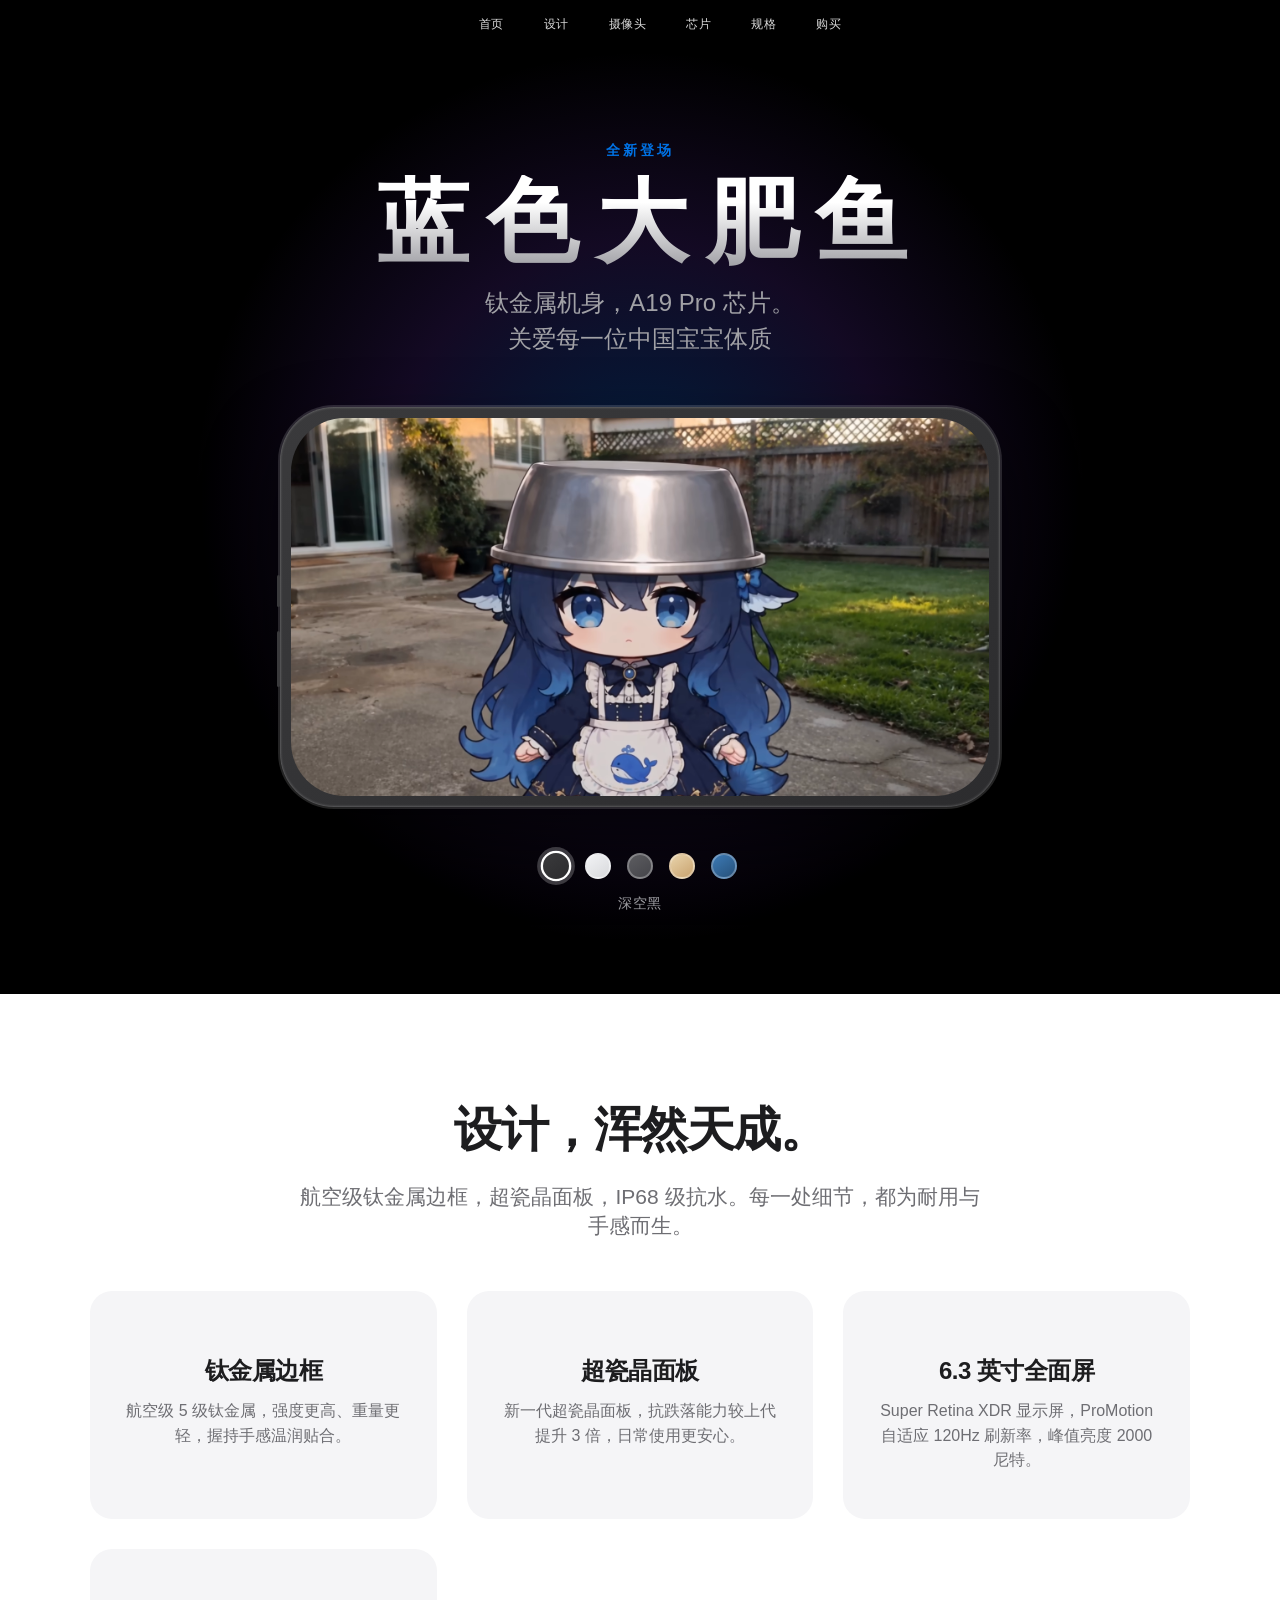
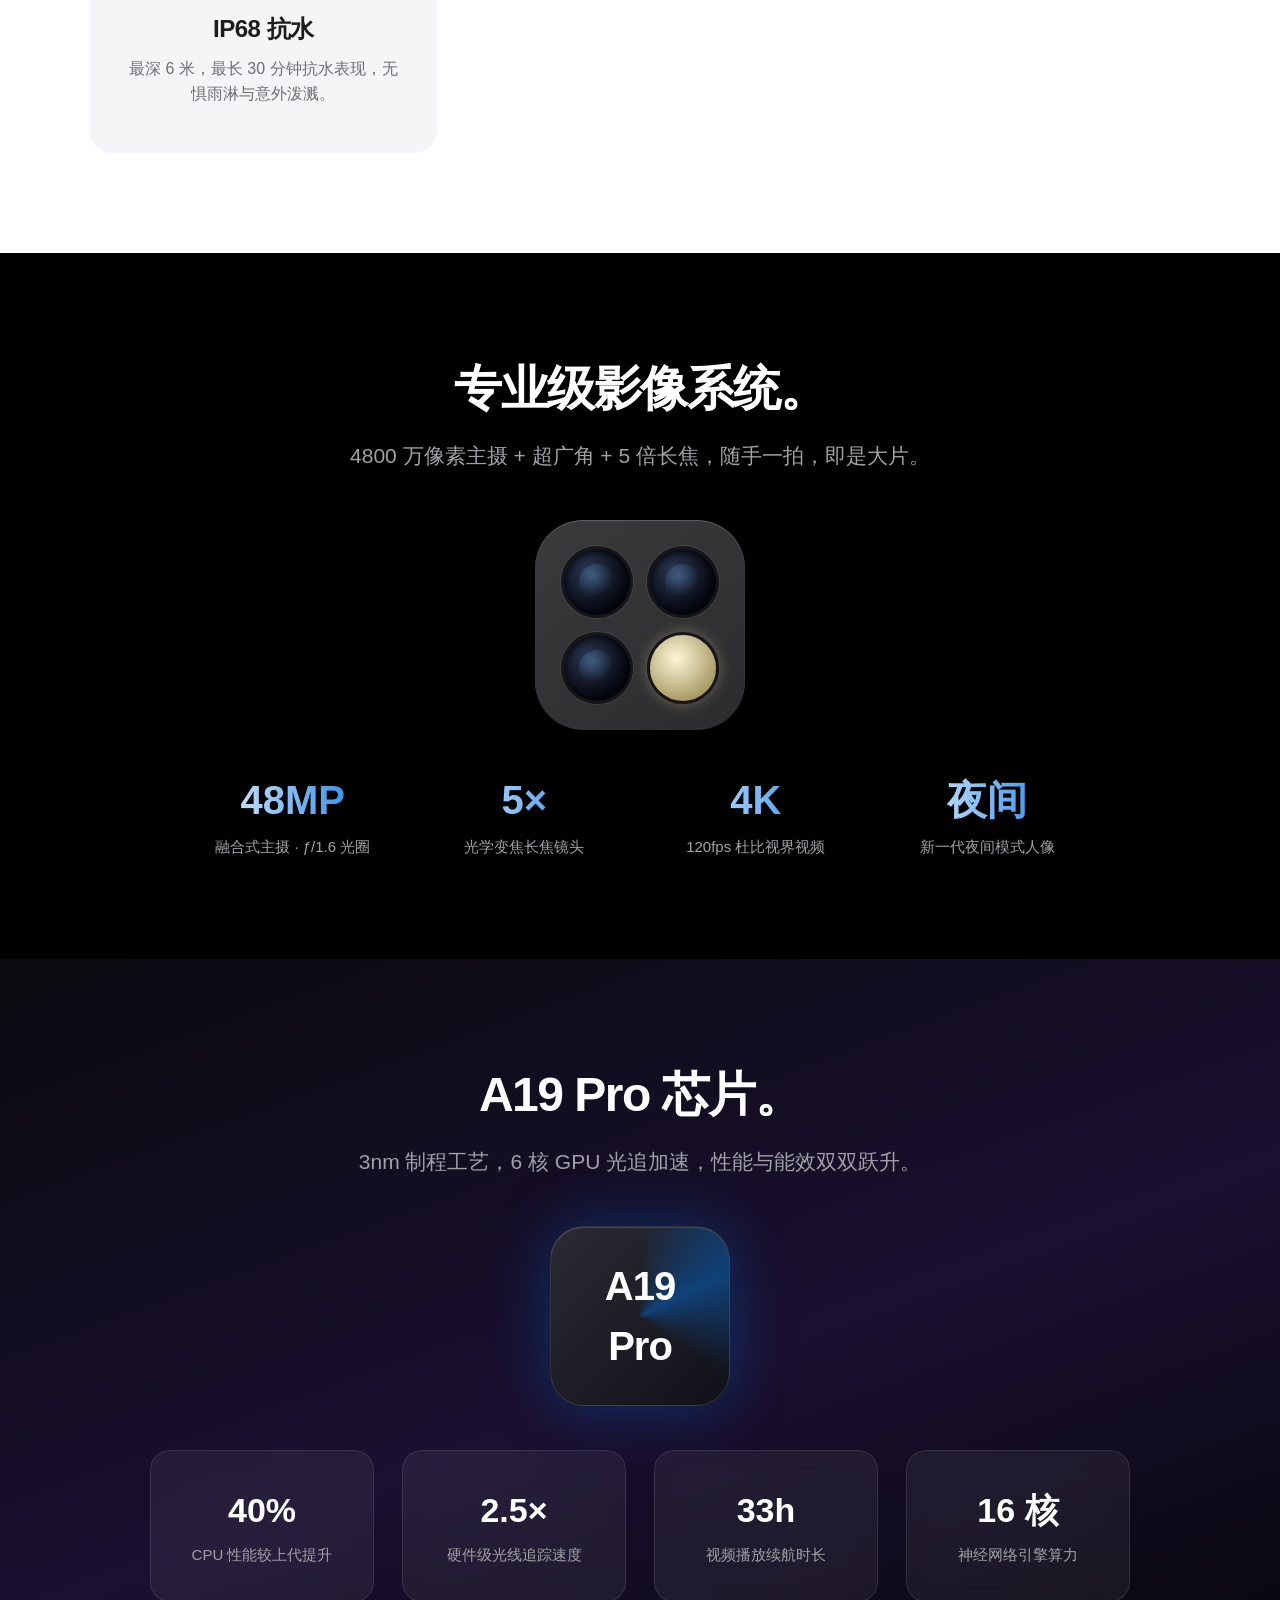
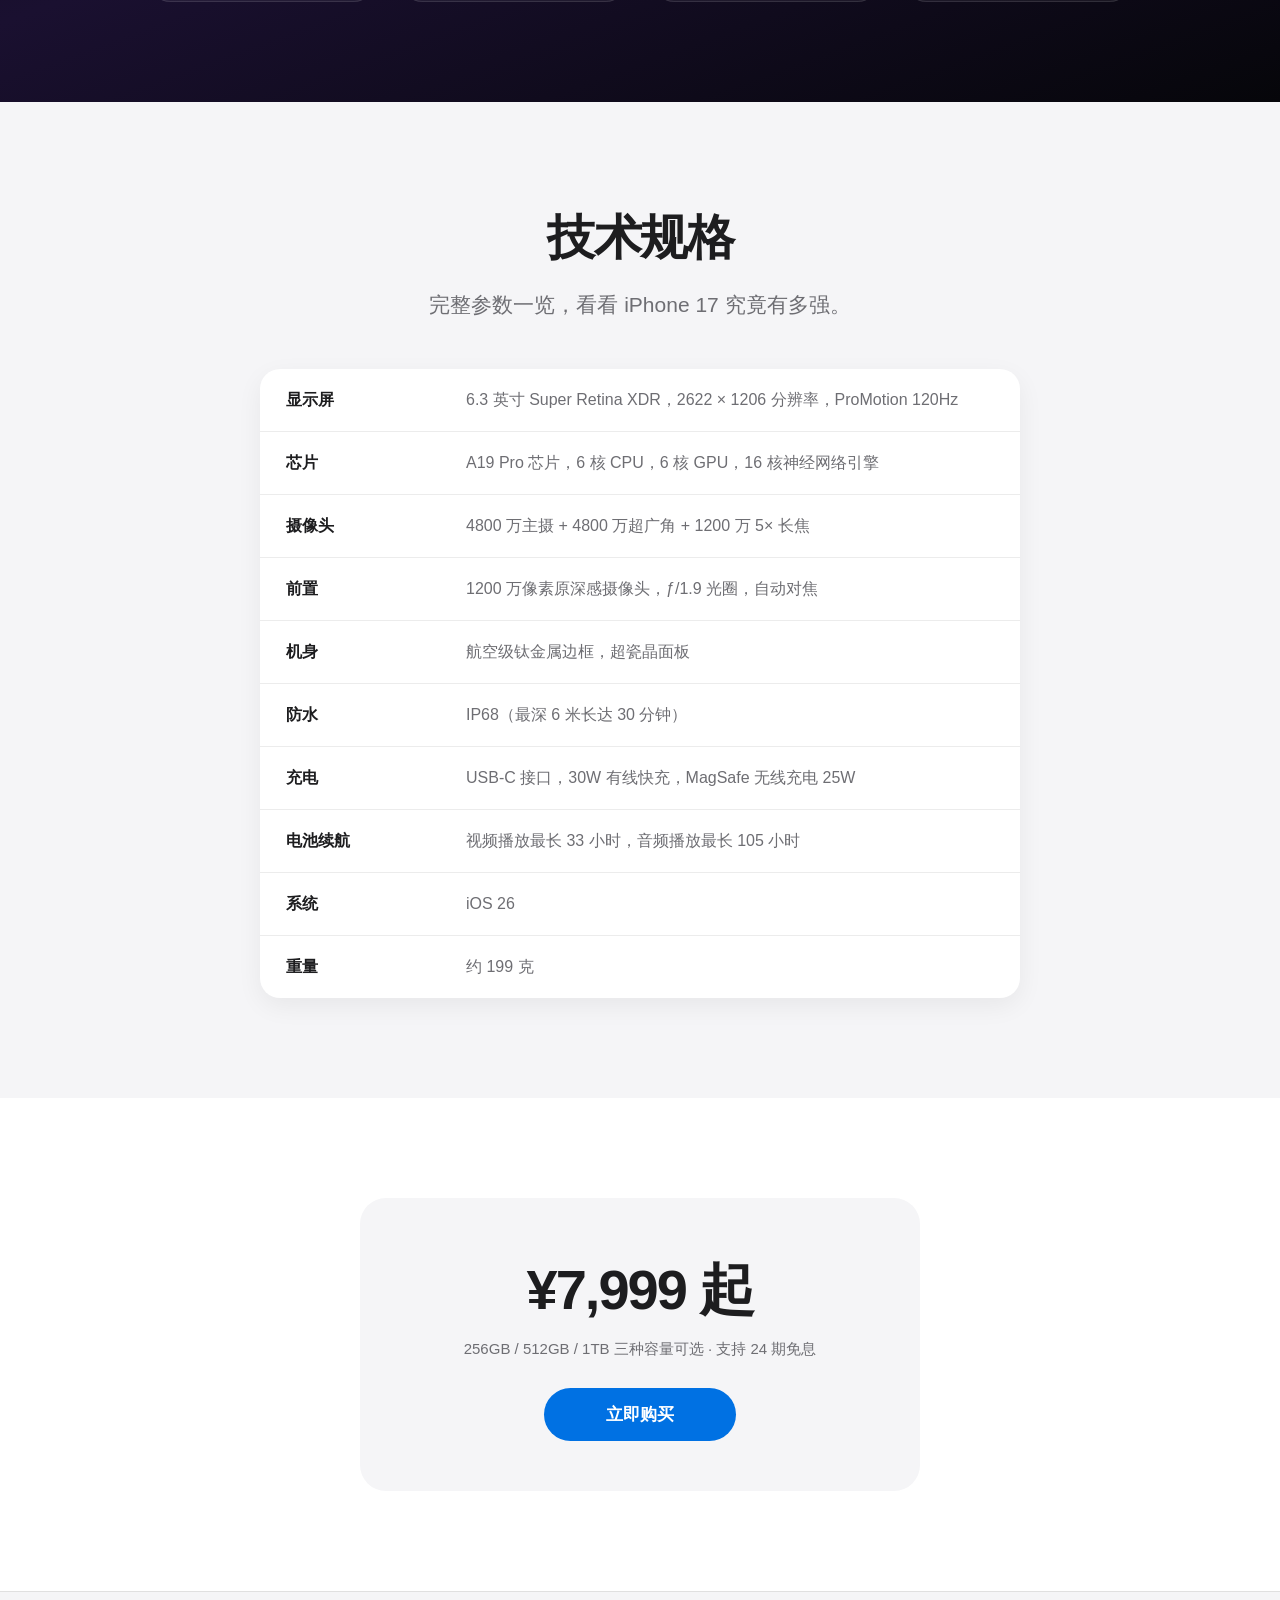
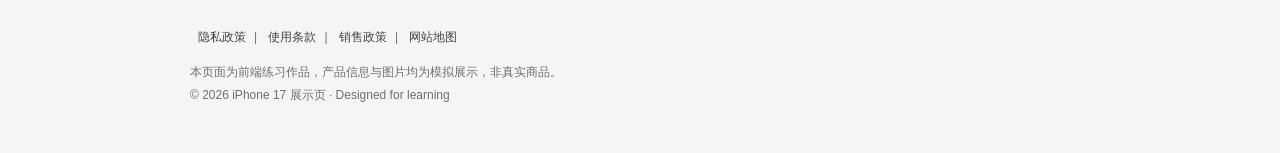
<file: web-demo/iphone17/index.html>
<!DOCTYPE html>
<html lang="zh-CN">
<head>
<meta charset="UTF-8">
<meta name="viewport" content="width=device-width, initial-scale=1.0">
<title>iPhone 17 - Apple</title>
<!-- 引入 CSS -->
<link rel="stylesheet" href="style.css">
</head>
<body>

<!-- ===== 导航栏 ===== -->
<nav class="navbar">
    <a href="#" class="apple-logo"></a>
    <a href="#hero">首页</a>
    <a href="#design">设计</a>
    <a href="#camera">摄像头</a>
    <a href="#chip">芯片</a>
    <a href="#specs">规格</a>
    <a href="#buy" onclick="buyNow()">购买</a>
</nav>

<!-- ===== Hero 首屏 ===== -->
<section class="hero">
    <div class="hero-content">
        <div class="hero-tag">全新登场</div>
        <h1>蓝 色 大 肥 鱼</h1>
        <p class="hero-desc">钛金属机身，A19 Pro 芯片。<br>关爱每一位中国宝宝体质</p>

        <!-- CSS 绘制的手机 -->
        <div class="phone-wrap">
            <div class="phone">
                <img class="phone-frame" src="../img/大肥鱼.png" alt="iPhone 17">
                <!-- <div class="phone-screen">
                    <div class="island"></div>
                    <div class="screen-time">9:41</div>
                    <div class="screen-date">10月15日 星期四</div>
                    <div class="widgets">
                        <div class="widget"></div>
                        <div class="widget"></div>
                    </div>
                </div> -->
            </div>
        </div>

        <!-- 颜色选择 -->
        <div class="color-picker" id="colorPicker">
            <button class="swatch active" data-c1="#2c2c2e" data-c2="#3a3a3c" data-name="深空黑"
                    style="background:linear-gradient(145deg,#3a3a3c,#2c2c2e)" aria-label="深空黑"></button>
            <button class="swatch" data-c1="#e3e4e6" data-c2="#f2f3f5" data-name="银色"
                    style="background:linear-gradient(145deg,#f2f3f5,#d8d9dc)" aria-label="银色"></button>
            <button class="swatch" data-c1="#4a4a4d" data-c2="#5c5c60" data-name="深空灰"
                    style="background:linear-gradient(145deg,#5c5c60,#45454a)" aria-label="深空灰"></button>
            <button class="swatch" data-c1="#d4b483" data-c2="#e8d3ab" data-name="沙漠金"
                    style="background:linear-gradient(145deg,#e8d3ab,#c9a36f)" aria-label="沙漠金"></button>
            <button class="swatch" data-c1="#2b5c8a" data-c2="#3c7ab5" data-name="深海蓝"
                    style="background:linear-gradient(145deg,#3c7ab5,#27517a)" aria-label="深海蓝"></button>
        </div>
        <div class="color-name" id="colorName">深空黑</div>
    </div>
</section>

<!-- ===== 设计 ===== -->
<section class="design" id="design">
    <div class="reveal">
        <h2 class="section-title">设计，浑然天成。</h2>
        <p class="section-sub">航空级钛金属边框，超瓷晶面板，IP68 级抗水。每一处细节，都为耐用与手感而生。</p>
    </div>

    <div class="feature-grid reveal">
        <div class="feature-card">
            <div class="feature-icon"></div>
            <h3>钛金属边框</h3>
            <p>航空级 5 级钛金属，强度更高、重量更轻，握持手感温润贴合。</p>
        </div>
        <div class="feature-card">
            <div class="feature-icon"></div>
            <h3>超瓷晶面板</h3>
            <p>新一代超瓷晶面板，抗跌落能力较上代提升 3 倍，日常使用更安心。</p>
        </div>
        <div class="feature-card">
            <div class="feature-icon"></div>
            <h3>6.3 英寸全面屏</h3>
            <p>Super Retina XDR 显示屏，ProMotion 自适应 120Hz 刷新率，峰值亮度 2000 尼特。</p>
        </div>
        <div class="feature-card">
            <div class="feature-icon"></div>
            <h3>IP68 抗水</h3>
            <p>最深 6 米，最长 30 分钟抗水表现，无惧雨淋与意外泼溅。</p>
        </div>
    </div>
</section>

<!-- ===== 摄像头 ===== -->
<section class="camera-section" id="camera">
    <div class="reveal">
        <h2 class="section-title">专业级影像系统。</h2>
        <p class="section-sub">4800 万像素主摄 + 超广角 + 5 倍长焦，随手一拍，即是大片。</p>
    </div>

    <div class="camera-module reveal">
        <div class="lens"></div>
        <div class="lens"></div>
        <div class="lens"></div>
        <div class="lens flash"></div>
    </div>

    <div class="camera-specs reveal">
        <div class="cam-item">
            <h4>48MP</h4>
            <p>融合式主摄 · ƒ/1.6 光圈</p>
        </div>
        <div class="cam-item">
            <h4>5×</h4>
            <p>光学变焦长焦镜头</p>
        </div>
        <div class="cam-item">
            <h4>4K</h4>
            <p>120fps 杜比视界视频</p>
        </div>
        <div class="cam-item">
            <h4>夜间</h4>
            <p>新一代夜间模式人像</p>
        </div>
    </div>
</section>

<!-- ===== 芯片 ===== -->
<section class="chip-section" id="chip">
    <div class="reveal">
        <h2 class="section-title">A19 Pro 芯片。</h2>
        <p class="section-sub">3nm 制程工艺，6 核 GPU 光追加速，性能与能效双双跃升。</p>
    </div>

    <div class="chip-visual reveal"><span>A19<br>Pro</span></div>

    <div class="chip-grid reveal">
        <div class="chip-item">
            <h4>40%</h4>
            <p>CPU 性能较上代提升</p>
        </div>
        <div class="chip-item">
            <h4>2.5×</h4>
            <p>硬件级光线追踪速度</p>
        </div>
        <div class="chip-item">
            <h4>33h</h4>
            <p>视频播放续航时长</p>
        </div>
        <div class="chip-item">
            <h4>16 核</h4>
            <p>神经网络引擎算力</p>
        </div>
    </div>
</section>

<!-- ===== 规格参数 ===== -->
<section class="specs" id="specs">
    <div class="reveal">
        <h2 class="section-title">技术规格</h2>
        <p class="section-sub">完整参数一览，看看 iPhone 17 究竟有多强。</p>
    </div>

    <table class="specs-table reveal">
        <tr><td>显示屏</td><td>6.3 英寸 Super Retina XDR，2622 × 1206 分辨率，ProMotion 120Hz</td></tr>
        <tr><td>芯片</td><td>A19 Pro 芯片，6 核 CPU，6 核 GPU，16 核神经网络引擎</td></tr>
        <tr><td>摄像头</td><td>4800 万主摄 + 4800 万超广角 + 1200 万 5× 长焦</td></tr>
        <tr><td>前置</td><td>1200 万像素原深感摄像头，ƒ/1.9 光圈，自动对焦</td></tr>
        <tr><td>机身</td><td>航空级钛金属边框，超瓷晶面板</td></tr>
        <tr><td>防水</td><td>IP68（最深 6 米长达 30 分钟）</td></tr>
        <tr><td>充电</td><td>USB-C 接口，30W 有线快充，MagSafe 无线充电 25W</td></tr>
        <tr><td>电池续航</td><td>视频播放最长 33 小时，音频播放最长 105 小时</td></tr>
        <tr><td>系统</td><td>iOS 26</td></tr>
        <tr><td>重量</td><td>约 199 克</td></tr>
    </table>
</section>

<!-- ===== 购买 ===== -->
<section class="buy" id="buy">
    <div class="price-card reveal">
        <div class="price">¥7,999 起</div>
        <p class="price-note">256GB / 512GB / 1TB 三种容量可选 · 支持 24 期免息</p>
        <button class="btn-buy" onclick="buyNow()">立即购买</button>
    </div>
</section>

<!-- ===== 页脚 ===== -->
<footer class="footer">
    <div class="footer-inner">
        <div class="footer-links">
            <a href="#">隐私政策</a>|
            <a href="#">使用条款</a>|
            <a href="#">销售政策</a>|
            <a href="#">网站地图</a>
        </div>
        <div>本页面为前端练习作品，产品信息与图片均为模拟展示，非真实商品。</div>
        <div>© 2026 iPhone 17 展示页 · Designed for learning</div>
    </div>
</footer>

<!-- 提示气泡 -->
<div id="miniToast"></div>

<!-- 引入 JS，放 body 末尾 -->
<script src="script.js"></script>

</body>
</html>
</file>
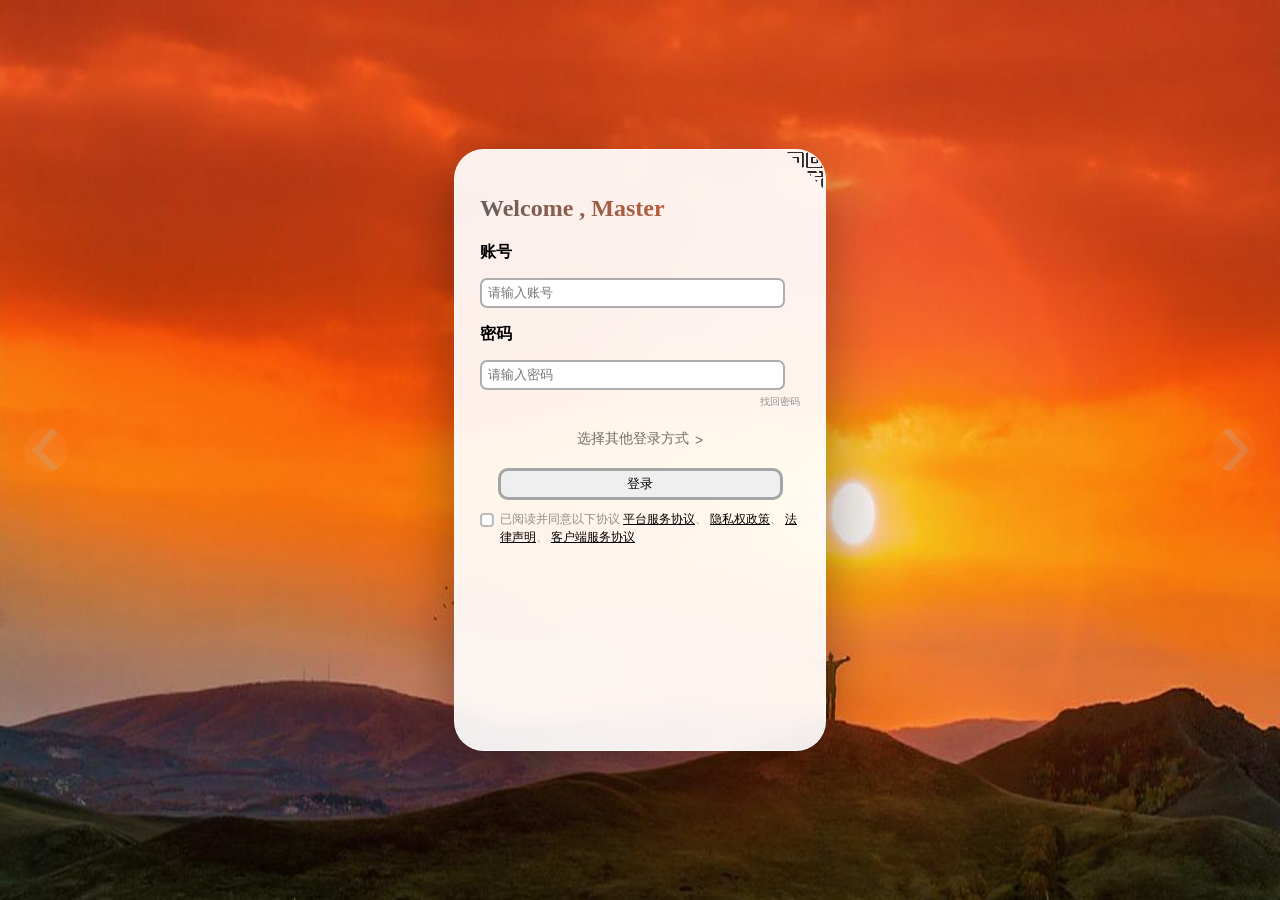
<file: web-demo/signin/index.html>
<!DOCTYPE html>
<html lang="zh-CN">
<head>
    <meta charset="UTF-8">
    <meta name="viewport" content="width=device-width, initial-scale=1.0">
    <title>简易登录界面</title>
    <!-- 引入css -->
    <link rel="stylesheet" href="style.css">
</head>
<body>

<main class="page">

    <!-- ========== 背景：轮播展示区 ========== -->
    <section class="left-carousel-wrap" aria-label="轮播展示区">
        <div class="carousel-box">
            <!-- 只放图片，切换按钮和指示器移到了外面（否则会被当成 flex item 挤位） -->
            <div class="carousel-inner" id="carouselInner">

                <figure class="card-item active"
                        data-theme="#FF5A1F"
                        data-theme-deep="#D6430A"
                        data-caption="落日山巅">
                        <img class="round-img" src="../source/夕阳.png" alt="落日山巅">
                </figure>

                <figure class="card-item"
                        data-theme="#0099FF"
                        data-theme-deep="#0072CC"
                        data-caption="雪域清流">
                        <img class="round-img" src="../source/雪山.jpg" alt="雪域清流">
                </figure>

                <figure class="card-item"
                        data-theme="#00A6B8"
                        data-theme-deep="#00788A"
                        data-caption="碧波微澜">
                        <img class="round-img" src="../source/海洋.png" alt="碧波微澜">
                </figure>

                <figure class="card-item"
                        data-theme="#22A83A"
                        data-theme-deep="#16803A"
                        data-caption="翠谷云深">
                        <img class="round-img" src="../source/森林.jpg" alt="翠谷云深">
                </figure>
            
            </div>

            <!-- 左右切换按钮 -->
            <button class="revolve left" type="button" onclick="left()" aria-label="上一张">
                <img class="revolve-img left" src="../img/切换器左.png" alt="">
            </button>
            <button class="revolve right" type="button" onclick="right()" aria-label="下一张">
                <img class="revolve-img right" src="../img/切换器右.png" alt="">
            </button>
        </div>
    </section>

    <!-- ========== 右侧：登录表单区 ========== -->
    <section class="register-box" aria-label="登录表单区">
        <div class= "login-stage" id= "loginStage">
            <aside class="qr-panel" id="qrPanel" aria-label="扫码登录">
            <div class="qr-panel-inner">
                <div class="qr-title">扫码登录</div>

                <div class="qr-card">
                    <img src="../img/二维码2.png" alt="登录二维码">
                    <i class="qr-corner tl"></i>
                    <i class="qr-corner tr"></i>
                    <i class="qr-corner bl"></i>
                    <i class="qr-corner br"></i>
                </div>

                <p class="qr-tip">请使用<span style="color: var(--theme);"> App </span>扫描二维码登录</p>
                <button class="qr-refresh" type="button" onclick="refreshQR(event)">刷新二维码</button>
                <button class="qr-close" type="button" onclick="toggleQR()">返回账号登录</button>
            </div>
        </aside>

        <form class="input-box" onsubmit="return false;">
                <button id="qrcodeBtn" class="quary" role="button" aria-label="二维码登录" onclick="toggleQR()" tabindex="0" aria-expanded="false" aria-controls="qrPanel" alt="二维码登录" title="二维码登录">
                    <img src="../img/二维码.png" alt="二维码登录" title="二维码登录">
                </button>
            <!-- 头部：标题-->
            <header class="form-header">
                <div class="check-in">
                    <h1>Welcome , Master</h1>
                </div>
                
            </header>

            <!-- 账号 -->
            <div class="field">
                <label class="all-title" for="account">账号</label>
                <div class="input-wrap">
                    <input id="account" type="text" class="putin-box reg" placeholder="请输入账号" autocomplete="username">
                    <button class="clear-btn" type="button" aria-label="清空账号">
                        <svg viewBox="0 0 10 10" width="8" height="8" aria-hidden="true">
                            <line x1="2" y1="2" x2="8" y2="8"></line>
                            <line x1="8" y1="2" x2="2" y2="8"></line>
                        </svg>
                    </button>
                </div>
            </div>

            <!-- 密码 -->
            <div class="field">
                <label class="all-title" for="password">密码</label>
                <div class="input-wrap">
                    <input id="password" type="password" class="putin-box pwd" placeholder="请输入密码" autocomplete="current-password">
                    <button class="clear-btn" type="button" aria-label="清空密码">
                        <svg viewBox="0 0 10 10" width="8" height="8" aria-hidden="true">
                            <line x1="2" y1="2" x2="8" y2="8"></line>
                            <line x1="8" y1="2" x2="2" y2="8"></line>
                        </svg>
                    </button>
                </div>
            </div>

            <!-- 找回密码 -->
            <div class="found-box">
                <button class="found-text" type="button" onclick="found()">找回密码</button>
            </div>

            <!-- 其他登录方式 -->
            <div class="choose-box" id="chooseBox">
                <button class="choose-text" type="button" onclick="chooseSign()" aria-expanded="false" aria-controls="otherLogin">
                    选择其他登录方式 <span class="arrow">&gt;</span>
                </button>

                <!-- 展开面板：三个登录方式圆圈（换成你自己的图片即可） -->
                <div class="other-login" id="otherLogin">
                    <div class="other-login-inner">
                        <button class="circle-btn" type="button" data-way="微信" onclick="pickWay(this)" title="微信登录">
                            <img src="../img/微信.png" alt="微信登录">
                        </button>
                        <button class="circle-btn" type="button" data-way="QQ" onclick="pickWay(this)" title="QQ登录">
                            <img src="../img/qq.png" alt="QQ登录">
                        </button>
                        <button class="circle-btn" type="button" data-way="抖音" onclick="pickWay(this)" title="抖音登录">
                            <img src="../img/抖音.png" alt="抖音登录">
                        </button>
                    </div>
                </div>
            </div>

            <!-- 登录按钮 -->
            <div class="sign">
                <button class="sign-button" type="submit" onclick="window.location.href='../iphone17/index.html'"><span>登录</span></button>
            </div>
            <!-- 协议勾选区 -->
             <div class="policy" id="policy">
                <label class="policy-box">
                    <input type="checkbox" class="agree-btn">
                    <span class="cb-visual">✓
                        
                    </span>
                    <span class="policy-text">
                        已阅读并同意以下协议
                        <span class="policy-entry" style="color: black;  text-decoration: underline black; ">平台服务协议</span>、
                        <span class="policy-entry" style="color: black;  text-decoration: underline black; ">隐私权政策</span>、
                        <span class="policy-entry" style="color: black;  text-decoration: underline black; ">法律声明</span>、
                        <span class="policy-entry" style="color: black;  text-decoration: underline black; ">客户端服务协议</span>
                    </span>              
                </label>
             </div>
        </form>
    </div>
    </section>

</main>

<!-- 引入js，放body末尾 -->
<script src="script.js"></script>
</body>
</html>
</file>
<file: web-demo/iphone17/style.css>
/* ==========================================================
   基础重置
   ========================================================== */
* { margin: 0; padding: 0; box-sizing: border-box; }

html { scroll-behavior: smooth; }

body {
    font-family: -apple-system, BlinkMacSystemFont, "SF Pro Display",
                 "PingFang SC", "Microsoft YaHei", "Segoe UI", sans-serif;
    background: #fff;
    color: #1d1d1f;
    line-height: 1.5;
    overflow-x: hidden;
}

/* 主题色变量：手机机身颜色，JS 会切换 */
:root {
    --phone-color: #2c2c2e;      /* 默认深空黑 */
    --phone-color-2: #3a3a3c;
    --accent: #0071e3;            /* Apple 蓝 */
}

/* ==========================================================
   导航栏
   ========================================================== */
.navbar {
    position: fixed;
    top: 0; left: 0; right: 0;
    height: 48px;
    background: rgba(0, 0, 0, 0.8);
    backdrop-filter: blur(20px);
    -webkit-backdrop-filter: blur(20px);
    display: flex;
    align-items: center;
    justify-content: center;
    gap: 40px;
    z-index: 1000;
}

.navbar a {
    color: rgba(255, 255, 255, 0.85);
    text-decoration: none;
    font-size: 12px;
    letter-spacing: 0.5px;
    transition: color 0.25s;
}

.navbar a:hover { color: #fff; }

.navbar .apple-logo { font-size: 17px; }

/* ==========================================================
   通用区块
   ========================================================== */
section { padding: 100px 24px; text-align: center; }

.section-title {
    font-size: 48px;
    font-weight: 700;
    letter-spacing: -1.5px;
    margin-bottom: 16px;
}

.section-sub {
    font-size: 21px;
    color: #6e6e73;
    font-weight: 400;
    max-width: 680px;
    margin: 0 auto 50px;
    line-height: 1.4;
}

/* 滚动渐入动画 */
.reveal {
    opacity: 0;
    transform: translateY(40px);
    transition: opacity 0.9s cubic-bezier(0.22, 0.61, 0.36, 1),
                transform 0.9s cubic-bezier(0.22, 0.61, 0.36, 1);
}

.reveal.visible {
    opacity: 1;
    transform: translateY(0);
}

/* ==========================================================
   Hero 首屏（黑色背景区）
   ========================================================== */
.hero {
    background: #000;
    color: #fff;
    padding: 140px 24px 80px;
    min-height: 100vh;
    display: flex;
    flex-direction: column;
    align-items: center;
    justify-content: center;
    position: relative;
    overflow: hidden;
}

/* 背景光晕 */
.hero::before {
    content: '';
    position: absolute;
    width: 900px; height: 900px;
    top: 50%; left: 50%;
    transform: translate(-50%, -50%);
    background: radial-gradient(circle,
        rgba(0, 113, 227, 0.28), rgba(120, 60, 220, 0.16) 40%, transparent 70%);
    pointer-events: none;
}

.hero-content { position: relative; z-index: 2; }

.hero-tag {
    font-size: 14px;
    letter-spacing: 3px;
    text-transform: uppercase;
    color: var(--accent);
    font-weight: 600;
    margin-bottom: 14px;
    opacity: 0;
    animation: fadeUp 1s ease 0.1s forwards;
}

.hero h1 {
    font-size: 92px;
    font-weight: 700;
    letter-spacing: -4px;
    line-height: 1;
    background: linear-gradient(180deg, #fff 30%, #a1a1a6);
    -webkit-background-clip: text;
    background-clip: text;
    color: transparent;
    opacity: 0;
    animation: fadeUp 1s ease 0.25s forwards;
}

.hero-desc {
    font-size: 24px;
    color: #a1a1a6;
    margin-top: 18px;
    font-weight: 300;
    opacity: 0;
    animation: fadeUp 1s ease 0.4s forwards;
}

@keyframes fadeUp {
    from { opacity: 0; transform: translateY(28px); }
    to   { opacity: 1; transform: translateY(0); }
}

/* ==========================================================
   CSS 绘制的 iPhone 模型（正面）
   ========================================================== */
.phone-wrap {
    margin-top: 50px;
    display: flex;
    justify-content: center;
    opacity: 0;
    animation: fadeUp 1.2s ease 0.55s forwards;
}

.phone {
    width: 720px;
    height: 400px;
    border-radius: 54px;
    background: linear-gradient(145deg, var(--phone-color-2), var(--phone-color));
    padding: 11px;
    position: relative;
    box-shadow:
        0 0 0 2px rgba(255, 255, 255, 0.14),
        0 34px 70px rgba(0, 0, 0, 0.65),
        inset 0 0 3px rgba(255, 255, 255, 0.4);
    transition: background 0.7s ease;
    animation: float 6s ease-in-out infinite;
}
.phone-frame {
    width: 100%;
    height: 100%;
    border-radius: 54px;
    object-fit: cover;
    pointer-events: none;
}
@keyframes float {
    0%, 100% { transform: translateY(0); }
    50%      { transform: translateY(-14px); }
}

/* 屏幕 */
.phone-screen {
    width: 100%;
    height: 100%;
    border-radius: 44px;
    background:
        radial-gradient(ellipse at 50% 15%, #1b3a6b, #060a1a 60%),
        linear-gradient(180deg, #0a1230, #01030c);
    position: relative;
    overflow: hidden;
    display: flex;
    flex-direction: column;
    align-items: center;
}

/* 灵动岛 */
.island {
    width: 96px;
    height: 28px;
    background: #000;
    border-radius: 18px;
    margin-top: 12px;
    position: relative;
    z-index: 3;
    display: flex;
    align-items: center;
    justify-content: flex-end;
    padding-right: 10px;
}

.island::after {
    content: '';
    width: 9px; height: 9px;
    border-radius: 50%;
    background: radial-gradient(circle at 35% 35%, #2a3a55, #0a0f1c);
}

/* 屏幕内容：时间 + 壁纸光效 */
.screen-time {
    color: #fff;
    font-size: 76px;
    font-weight: 300;
    letter-spacing: -2px;
    margin-top: 58px;
    text-shadow: 0 2px 20px rgba(0, 0, 0, 0.5);
}

.screen-date {
    color: rgba(255, 255, 255, 0.72);
    font-size: 15px;
    font-weight: 500;
    margin-top: -4px;
}

/* 屏幕底部小组件 */
.widgets {
    position: absolute;
    bottom: 22px;
    left: 16px; right: 16px;
    display: flex;
    gap: 8px;
}

.widget {
    flex: 1;
    height: 62px;
    border-radius: 16px;
    background: rgba(255, 255, 255, 0.13);
    backdrop-filter: blur(10px);
    -webkit-backdrop-filter: blur(10px);
}

/* 侧边按键 */
.phone::before {
    content: '';
    position: absolute;
    left: -3px; top: 168px;
    width: 3px; height: 32px;
    background: var(--phone-color-2);
    border-radius: 2px;
}

.phone::after {
    content: '';
    position: absolute;
    left: -3px; top: 224px;
    width: 3px; height: 56px;
    background: var(--phone-color-2);
    border-radius: 2px;
}

/* ==========================================================
   颜色选择器
   ========================================================== */
.color-picker {
    margin-top: 46px;
    display: flex;
    gap: 16px;
    justify-content: center;
    align-items: center;
    position: relative;
    z-index: 3;
}

.swatch {
    width: 26px; height: 26px;
    border-radius: 50%;
    border: 2px solid rgba(255, 255, 255, 0.28);
    cursor: pointer;
    transition: transform 0.25s, border-color 0.25s;
    padding: 0;
}

.swatch:hover { transform: scale(1.18); }

.swatch.active {
    border-color: #fff;
    transform: scale(1.18);
    box-shadow: 0 0 0 3px rgba(255, 255, 255, 0.22);
}

.color-name {
    margin-top: 14px;
    color: #a1a1a6;
    font-size: 14px;
    letter-spacing: 0.4px;
}

/* ==========================================================
   设计区（白色背景）
   ========================================================== */
.design { background: #fff; }

.feature-grid {
    display: grid;
    grid-template-columns: repeat(auto-fit, minmax(260px, 1fr));
    gap: 30px;
    max-width: 1100px;
    margin: 0 auto;
}

.feature-card {
    background: #f5f5f7;
    border-radius: 22px;
    padding: 46px 32px;
    transition: transform 0.35s, box-shadow 0.35s;
}

.feature-card:hover {
    transform: translateY(-10px);
    box-shadow: 0 18px 40px rgba(0, 0, 0, 0.1);
}

.feature-icon { font-size: 46px; margin-bottom: 16px; }

.feature-card h3 {
    font-size: 24px;
    font-weight: 700;
    margin-bottom: 10px;
    letter-spacing: -0.5px;
}

.feature-card p {
    color: #6e6e73;
    font-size: 16px;
    line-height: 1.55;
}

/* ==========================================================
   摄像头区（黑色背景）
   ========================================================== */
.camera-section {
    background: #000;
    color: #fff;
}

.camera-section .section-sub { color: #a1a1a6; }

/* 背面摄像头模块 */
.camera-module {
    width: 210px;
    height: 210px;
    border-radius: 48px;
    background: linear-gradient(145deg, #3a3a3c, var(--phone-color));
    margin: 0 auto 40px;
    padding: 26px;
    display: grid;
    grid-template-columns: 1fr 1fr;
    grid-template-rows: 1fr 1fr;
    gap: 14px;
    box-shadow: 0 20px 50px rgba(0, 0, 0, 0.6),
                inset 0 1px 1px rgba(255, 255, 255, 0.2);
    transition: background 0.7s ease;
}

.lens {
    border-radius: 50%;
    background: radial-gradient(circle at 34% 30%, #2a3550, #05070f 70%);
    border: 3px solid #16161a;
    box-shadow: inset 0 2px 8px rgba(0, 0, 0, 0.9),
                0 0 0 1px rgba(255, 255, 255, 0.08);
    position: relative;
}

.lens::after {
    content: '';
    position: absolute;
    inset: 22%;
    border-radius: 50%;
    background: radial-gradient(circle at 38% 32%,
                rgba(120, 190, 255, 0.32), transparent 62%);
}

.lens.flash {
    border-radius: 50%;
    background: radial-gradient(circle at 40% 35%, #fdf6d8, #8a7a3c);
    box-shadow: 0 0 14px rgba(255, 240, 180, 0.3);
}

.lens.flash::after { display: none; }

.camera-specs {
    display: grid;
    grid-template-columns: repeat(auto-fit, minmax(200px, 1fr));
    gap: 26px;
    max-width: 900px;
    margin: 0 auto;
}

.cam-item h4 {
    font-size: 40px;
    font-weight: 700;
    background: linear-gradient(90deg, #fff, var(--accent));
    -webkit-background-clip: text;
    background-clip: text;
    color: transparent;
    margin-bottom: 6px;
}

.cam-item p { color: #a1a1a6; font-size: 15px; }

/* ==========================================================
   芯片区（渐变背景）
   ========================================================== */
.chip-section {
    background: linear-gradient(160deg, #0a0a0f, #1a1030 55%, #06060a);
    color: #fff;
}

.chip-section .section-sub { color: #a1a1a6; }

.chip-visual {
    width: 180px; height: 180px;
    margin: 0 auto 44px;
    border-radius: 34px;
    background: linear-gradient(135deg, #2b2b35, #101018);
    border: 1px solid rgba(255, 255, 255, 0.12);
    display: flex;
    align-items: center;
    justify-content: center;
    font-size: 40px;
    font-weight: 700;
    letter-spacing: -1px;
    color: #fff;
    box-shadow: 0 0 60px rgba(0, 113, 227, 0.35),
                inset 0 1px 0 rgba(255, 255, 255, 0.14);
    position: relative;
    overflow: hidden;
}

.chip-visual::before {
    content: '';
    position: absolute;
    inset: -40%;
    background: conic-gradient(from 0deg, transparent, rgba(0, 113, 227, 0.45), transparent 35%);
    animation: spin 5s linear infinite;
}

@keyframes spin { to { transform: rotate(360deg); } }

.chip-visual span { position: relative; z-index: 2; }

.chip-grid {
    display: grid;
    grid-template-columns: repeat(auto-fit, minmax(220px, 1fr));
    gap: 28px;
    max-width: 980px;
    margin: 0 auto;
}

.chip-item {
    background: rgba(255, 255, 255, 0.06);
    border: 1px solid rgba(255, 255, 255, 0.1);
    border-radius: 20px;
    padding: 34px 26px;
    backdrop-filter: blur(10px);
    -webkit-backdrop-filter: blur(10px);
    transition: background 0.3s, transform 0.3s;
}

.chip-item:hover {
    background: rgba(255, 255, 255, 0.11);
    transform: translateY(-6px);
}

.chip-item h4 { font-size: 34px; font-weight: 700; margin-bottom: 8px; }
.chip-item p { color: #a1a1a6; font-size: 15px; }

/* ==========================================================
   规格参数
   ========================================================== */
.specs { background: #f5f5f7; }

.specs-table {
    max-width: 760px;
    margin: 0 auto;
    width: 100%;
    border-collapse: collapse;
    background: #fff;
    border-radius: 20px;
    overflow: hidden;
    box-shadow: 0 8px 26px rgba(0, 0, 0, 0.06);
}

.specs-table tr { border-bottom: 1px solid #ececec; }
.specs-table tr:last-child { border-bottom: none; }

.specs-table td {
    padding: 19px 26px;
    font-size: 16px;
    text-align: left;
}

.specs-table td:first-child {
    font-weight: 600;
    color: #1d1d1f;
    width: 180px;
}

.specs-table td:last-child { color: #6e6e73; }

/* ==========================================================
   价格 / 购买区
   ========================================================== */
.buy { background: #fff; }

.price-card {
    max-width: 560px;
    margin: 0 auto;
    background: #f5f5f7;
    border-radius: 26px;
    padding: 50px 40px;
}

.price {
    font-size: 56px;
    font-weight: 700;
    letter-spacing: -2px;
    margin-bottom: 6px;
}

.price-note { color: #6e6e73; font-size: 15px; margin-bottom: 28px; }

.btn-buy {
    background: var(--accent);
    color: #fff;
    border: none;
    border-radius: 980px;
    padding: 15px 62px;
    font-size: 17px;
    font-weight: 600;
    cursor: pointer;
    transition: background 0.25s, transform 0.25s;
}

.btn-buy:hover {
    background: #0077ed;
    transform: scale(1.03);
}

.btn-buy:active { transform: scale(0.98); }

/* ==========================================================
   页脚
   ========================================================== */
.footer {
    background: #f5f5f7;
    color: #6e6e73;
    font-size: 12px;
    padding: 34px 24px 46px;
    line-height: 1.9;
    border-top: 1px solid #e0e0e0;
}

.footer-inner { max-width: 900px; margin: 0 auto; }
.footer a { color: #424245; text-decoration: none; }
.footer a:hover { text-decoration: underline; }
.footer-links { margin-bottom: 12px; }
.footer-links a { margin: 0 8px; }

/* ==========================================================
   响应式
   ========================================================== */
@media (max-width: 768px) {
    .navbar { gap: 20px; }
    .navbar a { font-size: 11px; }
    .hero h1 { font-size: 54px; letter-spacing: -2px; }
    .hero-desc { font-size: 18px; }
    .section-title { font-size: 32px; }
    .section-sub { font-size: 17px; }
    .phone { width: 230px; height: 474px; border-radius: 42px; }
    .phone-screen { border-radius: 33px; }
    .screen-time { font-size: 56px; margin-top: 40px; }
    section { padding: 64px 20px; }
    .price { font-size: 42px; }
}

/* ==========================================================
   提示气泡（点击购买等）
   ========================================================== */
#miniToast {
    position: fixed;
    left: 50%; bottom: 40px;
    transform: translate(-50%, 12px);
    background: rgba(0, 0, 0, 0.82);
    color: #fff;
    padding: 10px 20px;
    border-radius: 980px;
    font-size: 13px;
    z-index: 9999;
    opacity: 0;
    transition: opacity 0.25s ease, transform 0.25s ease;
    pointer-events: none;
}

#miniToast.show {
    opacity: 1;
    transform: translate(-50%, 0);
}
</file>
<file: web-demo/signin/style.css>
/* ==========================================================
   基础重置
   ========================================================== */

@property --theme {
    syntax: "<color>";
    inherits: true;
    initial-value: #73bd5e;
}
@property --theme-deep {
    syntax: "<color>";
    inherits: true;
    initial-value: #57a044;
}
:root {
    --theme: #73bd5e;
    --theme-deep: #57a044;
    /* 自定义属性自身也要有过渡，颜色才能"渐变"而不是"跳变" */
    transition: --theme 0.6s ease, --theme-deep 0.6s ease;
}
body {
    /* background简写合并，代码更短 */
    margin: 0;
    min-height: 100vh;
    overflow: hidden;  
}
/* 页面主容器：左右两栏 */
.page {
    display: flex;
    justify-content: flex;
    align-items: stretch;
    width: 100%;
    min-height: 100vh;
}

/* ==========================================================
   背景：轮播展示区
   ========================================================== */
.left-carousel-wrap {
    width: 100%;
    height: 100vh;
    display: flex;
    flex-direction: column;
    align-items: center;
    justify-content: center;
    position: absolute;
}

.carousel-box {
    position: relative;
    width: 100%;
    height: 100%;
    overflow: hidden;
}

.carousel-inner {
    position: relative;
    display: flex;
    width: 100%;
    transition: transform 0.7s cubic-bezier(0.4, 0, 0.2,1);
    height: 100%;
}
.card-item {
    position: relative;
    flex-shrink: 0;
    width: 100%;
    height: 100%;
    margin: 0;
    overflow: hidden;
}
.card-item::after{
    position: absolute;
    content: '';
    inset: 0;
    pointer-events: none;
}

.round-img {
    width: 100%;
    height: 100vh;
    object-fit: cober;
    display: block;
    margin: 0;
}

/* 左右切换按钮 */
.revolve {
    position: absolute;
    top: 50%;
    transform: translateY(-50%);
    width: 44px;
    height: 44px;
    border-radius: 50%;
    border: none;
    padding: 0;
    overflow: hidden;
    opacity: 0.28;
    cursor: pointer;
    background: rgba(255, 255, 255, 0.18);
    backdrop-filter: blur(4px);
    -webkit-backdrop-filter: blur(4px);
    transition: opacity 0.3s ease, background-color 0.3s ease, transform 0.3s ease;
    z-index: 3;
}
.carousel-box:hover .revolve{
    opacity: 0.9;
}
.revolve:hover{
    opacity: 1 !important;
    background: var(--theme);
    transform: translateY(-50%) scale(1.08);
}
.right {
    right: 24px;
}

.left {
    left: 24px;
}
.revolve-img {
    width: 100%;
    height: 100%;
    object-fit: cover;
}

.revolve-img.right {
    right: 10px;
}

.revolve-img.left {
    left: 10px;
}
/* ==========================================================
   中间：登录表单区
   ========================================================== */
.register-box {
    position: absolute;
    display: flex;
    flex-direction: column;
    height: 100%;
    width: 540px;
    left: 50%;
    transform: translateX(-50%);
    align-items: center;
    justify-content: center;
    min-height: 100vh;
}

.input-box {
    position: relative;        /* 作为 .quary 角标的定位基准 */
    min-height: 550px;         /* 改 min-height：面板展开时容器跟着长高，不会被 overflow 裁掉 */
    height: auto;
    width: 320px;
    padding: 25px;
    background: rgba(255, 255, 255, 0.92);
    backdrop-filter: blur(8px);
    -webkit-backdrop-filter: blur(8px);
    border: 1px solid rgba(255, 255, 255, 0.6);   
    border-radius: 30px 30px 30px 30px;
    box-shadow: 0 20px 60px rgba(0, 0, 0, 0.35);
    transition: border-radius 0.2s ease;
    overflow: hidden;
}

/* 表单头部 */
.form-header {
    position: relative;
    z-index: 1;
}

.check-in {
    background: linear-gradient(45deg, rgb(96, 96, 96), var(--theme));
    -webkit-background-clip: text;
    color: transparent;
    background-clip: text;
    position: relative;
    left: 50%;
    transform: translateX(-50%);
}

/* 表单字段分组 */
.field {
    position: relative;
    z-index: 1;
}

.all-title {
    display: block;            /* label 独占一行，保证与输入框上下对齐 */
    font-size: 16px;
    font-weight: 800;
    color: rgb(0, 0, 0);
    width: fit-content;
    margin: 0 0 15px;
}

.input-wrap {
    position: relative;
    display: block;
}

.putin-box {
    padding-left: 6px;
    display: flex;
    width: 305px;
    height: 30px;
    padding-right: 28px;       /* 右侧留出清除按钮的位置，文字不会被压住 */
    border: 2px solid #aeacac;
    border-radius: 7px;
    box-sizing: border-box;
    outline: none;
    transition: all 0.25s ease;
}

/* 清除按钮：默认缩着隐藏，有输入内容时弹出来 */
.clear-btn {
    position: absolute;
    right: 20px;
    width: 18px;
    top: 15px;
    height: 18px;
    border-radius: 50%;
    border: none;
    padding: 0;
    display: flex;
    align-items: center;
    justify-content: center;
    background: rgba(36, 35, 35, 0.303);
    color: #ffffff;
    cursor: pointer;
    opacity: 0;
    pointer-events: none;                        /* 隐藏时不可点 */
    transform: translateY(-50%) scale(0.5);
    transition:
        opacity 0.2s ease,
        transform 0.28s cubic-bezier(0.34, 1.56, 0.64, 1),
        background-color 0.2s ease;
}

.clear-btn svg line {
    stroke: currentColor;
    stroke-width: 1.8;
    stroke-linecap: round;
}

/* 有内容 → 弹出 */
.input-wrap.has-text .clear-btn {
    opacity: 1;
    pointer-events: auto;
    transform: translateY(-50%) scale(1);
}

.clear-btn:hover {
    background: rgba(0, 0, 0, 0.42);
}

.putin-box:focus {
    border-color: rgb(255, 255, 255);
    box-shadow: 0 0 0 2px rgb(3, 3, 3);
}


.putin-box.reg {
    margin-bottom: 16px;
}

/* 右上角二维码角标 */
.input-box:has(.quary img:hover) {
    border-top-right-radius: 0;
}

.quary {
    width: 40px;
    height: 40px;
    border: none;
    background: transparent;
    margin-bottom: 5px;
    position: absolute;
    transition:transform 0.15s cubic-bezier(0.22,1,0.36,1),
    box-shadow 0.15s ease;
    right: 0px;
    padding: 0;
    cursor: pointer;
    top: 0px;
}
.quary img {
    transition: all 0.3s ease;
    image-rendering: pixelated;
    width: 100%;
    display: flex;
    clip-path: polygon(100% 0,0 0,100% 100%,100% 0);
    align-items: center;
    margin: 0;
    justify-content: center;
}
.quary:hover img {
    clip-path: polygon(0 0,100% 0,100% 100%,0 100%);
}

/* ==========================================================
   底部操作区
   ========================================================== */
.found-box {
    display: flex;             /* 用 flex 右对齐，替代原来的 margin-left:79% */
    justify-content: flex-end;
    font-size: x-small;
    margin-top: 5px;
    text-decoration: underline;
}

.found-text {
    /* button 标签重置，保持与原来 span 一致的观感 */
    font: inherit;
    background: none;
    border: none;
    padding: 0;
    cursor: pointer;
    color:#908e8e;
    text-decoration: underline;
    text-decoration-color:white; /* 下划线单独颜色 */
}

.found-text:hover {
    color: #0e0d0d;
    text-decoration-color: #010101;
}

/* ==========================================================
   其他登录方式：点击丝滑展开三个圆圈
   ========================================================== */
.choose-box {
    width: 100%;
    text-align: center;
    color: #706d6d;
    margin-top: 20px;
}

/* 触发按钮 */
.choose-text {
    font-size: 14px;
    background: none;
    border: none;
    padding: 0;
    color: inherit;
    cursor: pointer;
    display: inline-flex;
    align-items: center;
    justify-content: center;
    gap: 4px;
}

.choose-text:hover {
    color: #030303;
}

/* 箭头：展开时旋转 90° */
.arrow {
    position: relative;
    top: 1.4px;
    display: inline-block;
    margin-left: 2px;
    transition: transform 0.35s cubic-bezier(0.22, 0.61, 0.36, 1);
}

.choose-box.is-open .arrow {
    transform: rotate(90deg);
}

/* 展开面板：grid 0fr → 1fr 实现高度丝滑过渡 */
.other-login {
    display: grid;
    grid-template-rows: 0fr;
    opacity: 0;
    transition:
        grid-template-rows 0.45s cubic-bezier(0.22, 0.61, 0.36, 1),
        opacity 0.3s ease;
}

.choose-box.is-open .other-login {
    grid-template-rows: 1fr;
    opacity: 1;
}

.other-login-inner {
    min-height: 0;             /* grid 0fr 生效的关键 */
    overflow: hidden;
    display: flex;
    justify-content: center;
    align-items: center;
    gap: 22px;                 /* 三个圆圈横向排列 */
    padding-top: 0;            /* 收起时不能有 padding，否则残留 16px 空白 */
    transition: padding-top 0.45s cubic-bezier(0.22, 0.61, 0.36, 1);
}

.choose-box.is-open .other-login-inner {
    padding-top: 16px;         /* 只在展开时才有上间距 */
}

/* 圆圈：收起时缩在上方，展开后依次弹入 */
.circle-btn {
    flex: 0 0 auto;
    width: 46px;
    height: 46px;
    border-radius: 50%;
    border: 2px solid rgb(255, 255, 255);
    background: rgba(255, 255, 255, 0.9);
    color: #706d6d;
    padding: 0;
    cursor: pointer;
    display: flex;
    align-items: center;
    justify-content: center;
    opacity: 0;
    transform: translateY(-10px) scale(0.7);
    will-change: transform, opacity;   /* 提前提升为合成层，动画更顺滑 */
    transition:
        opacity 0.3s ease,
        transform 0.45s cubic-bezier(0.34, 1.56, 0.64, 1),
        background-color 0.25s ease,
        border-color 0.25s ease,
        color 0.25s ease;
}

/* 图片加载失败时：圆圈内显示文字占位（便于排查路径，也不会是空白圆圈） */
.circle-btn .fallback {
    font-size: 13px;
    font-weight: 700;
    line-height: 1;
}

/* 圆圈内的图片（三种登录方式图标） */
.circle-btn img {
    width: 60%;
    height: 60%;
    object-fit: contain;       /* 图片不变形，完整显示 */
    display: block;
    pointer-events: none;    
    border-radius: 50%;
    transition: transform 0.25s ease;
}

.choose-box.is-open .circle-btn {
    opacity: 1;
    transform: translateY(0) scale(1);
}

/* 依次弹入（错峰） */
.choose-box.is-open .circle-btn:nth-child(1) { transition-delay: 0.08s; }
.choose-box.is-open .circle-btn:nth-child(2) { transition-delay: 0.16s; }
.choose-box.is-open .circle-btn:nth-child(3) { transition-delay: 0.24s; }

/* 悬停：上浮 + 底色变灰 + 图标微微放大 */
.circle-btn:hover {
    border-color: #1d1d1d;
    color: #ffffff;
    transform: translateY(-3px) scale(1.12);
}

.circle-btn:hover img {
    transform: scale(1.12);    /* 图标跟着放大一点，反馈更明显 */
}

/* 图片加载失败时不显示破图图标 */
.circle-btn img[hidden] {
    display: none;
}

/* 登录按钮 */
.sign {
    text-align: center;
    margin-top: 20px;
    margin-bottom: 10px;
}

.sign-button {
    width: 285px;
    border-radius: 10px;
    border: solid rgb(166, 165, 165);
    height: 32px;
    cursor: pointer;
    transition: all 0.25s ease;
}

.sign-button:hover {
    background-color: #070707;
    color: white;
    border:#010101;
}
.policy-box {
    display: inline-flex;
    align-items: flex-start;
    gap: 6px;
    line-height: 1.5;
}
.policy.shake {
    animation: policyShake 0.4s ease;
    border: 1.5px solid #e74c3c;
    padding: 6px 8px;
}

@keyframes policyShake {
    0%, 100% { transform: translateX(0); }
    20% { transform: translateX(-6px); }
    40% { transform: translateX(6px); }
    60% { transform: translateX(-4px); }
    80% { transform: translateX(4px); }
}

.policy-text{
    font-size: 12px;
    color: #908e8e;
}
.policy-entry{
    text-decoration: #010101;
}
.agree-btn {
    position: absolute;
    opacity: 0;
    width: 10px;
    height: 10px;
    margin: 0;
    cursor: pointer;
}
.cb-visual {
    color: #fff;
    font-size: 12px;
    display: inline-flex;
    align-items: center;
    justify-content: center;
    width: 10px;
    height: 10px;
    border: 2px solid #bbb;
    border-radius: 4px;
    background: #fff;
    transition: all 0.25s ease;
    flex-shrink: 0;
    margin-top: 3px;
}

.agree-btn:checked +.cb-visual {
    background: rgb(0, 0, 0);
    border-color: rgb(0, 0, 0);
}
.agree-btn:focus-visible + .cb-visual {
    box-shadow: 0 0 0 3px rgba(115, 189, 94, 0.35);
}
/* ==========================================================
   预留样式
   ========================================================== */
.round-card {
    height: 100%;
    width: 500px;
    background-color: #fffefe;
}
/* ==========================================================
   二维码登录：点击右上角角标，左侧丝滑展开扫码面板
   ========================================================== */
.login-stage {
    position: relative;                 /* 面板的定位基准 */
    display: flex;
    justify-content: center;
}

/* 面板：绝对定位贴在 .input-box 左边缘外侧，宽度 0 → 330px */
.qr-panel {
    position: absolute;
    right: 100%;                        /* 右边缘对齐表单左边缘 */
    top: 50%;
    transform: translateY(-50%);
    margin-right: 18px;                 /* 与表单的间隙 */
    width: 0;
    opacity: 0;
    overflow: hidden;
    pointer-events: none;               /* 收起时不可点 */
    transition:
        width 0.55s cubic-bezier(0.22, 1, 0.36, 1),
        opacity 0.35s ease;
}

.login-stage.is-open .qr-panel {
    width: 330px;
    opacity: 1;
    pointer-events: auto;
}

/* 内层必须写死宽度：否则展开过程中内容会被横向压扁 */
.qr-panel-inner {
    width: 330px;
    box-sizing: border-box;
    padding: 26px 24px 20px;
    border-radius: 26px;
    background: rgba(255, 255, 255, 0.94);
    backdrop-filter: blur(10px);
    -webkit-backdrop-filter: blur(10px);
    border: 1px solid rgba(255, 255, 255, 0.65);
    box-shadow: 0 20px 60px rgba(0, 0, 0, 0.32);
    text-align: center;

    /* 内容延迟淡入：面板先撑开，内容再滑入，形成层次 */
    opacity: 0;
    transform: translateX(-20px) scale(0.96);
    transition:
        opacity 0.4s ease 0.12s,
        transform 0.5s cubic-bezier(0.22, 1, 0.36, 1) 0.12s;
}

.login-stage.is-open .qr-panel-inner {
    opacity: 1;
    transform: translateX(0) scale(1);
}

.qr-title {
    font-size: 18px;
    font-weight: 800;
    color: #1d1d1d;
    margin-bottom: 18px;
}

.qr-card {
    position: relative;
    width: 200px;
    height: 200px;
    margin: 0 auto 16px;
    padding: 10px;
    box-sizing: border-box;
    background: #fff;
    border-radius: 16px;
    box-shadow: 0 6px 20px rgba(0, 0, 0, 0.1);
    transition: transform 0.45s cubic-bezier(0.34, 1.56, 0.64, 1), opacity 0.3s ease;
}

.qr-card img {
    width: 100%;
    height: 100%;
    object-fit: contain;
    image-rendering: pixelated;
    display: block;
}

/* 二维码四个角的主题色装饰 */
.qr-corner {
    position: absolute;
    width: 18px;
    height: 18px;
    border: 2px solid var(--theme);
}
.qr-corner.tl { top: 0; left: 0; border-right: none; border-bottom: none; border-radius: 8px 0 0 0; }
.qr-corner.tr { top: 0; right: 0; border-left: none; border-bottom: none; border-radius: 0 8px 0 0; }
.qr-corner.bl { bottom: 0; left: 0; border-right: none; border-top: none; border-radius: 0 0 0 8px; }
.qr-corner.br { bottom: 0; right: 0; border-left: none; border-top: none; border-radius: 0 0 8px 0; }

.qr-tip {
    font-size: 13px;
    color: #908e8e;
    margin: 0 0 14px;
}

.qr-refresh,
.qr-close {
    font: inherit;
    font-size: 13px;
    border: none;
    background: none;
    cursor: pointer;
    color: #706d6d;
    padding: 6px 12px;
    border-radius: 8px;
    transition: all 0.25s ease;
}

.qr-refresh:hover {
    color: var(--theme-deep);
    background: rgba(115, 189, 94, 0.12);
}

.qr-close {
    display: block;
    margin: 4px auto 0;
    color: #908e8e;
    text-decoration: underline;
}

.qr-close:hover {
    color: #030303;
}

/* 角标激活态：展开时保持"完整方形"并微微放大 */
.quary.is-active img {
    clip-path: polygon(0 0, 100% 0, 100% 100%, 0 100%);
    transform: scale(1.06);
}

/* 窄屏适配 */
@media (max-width: 1100px) {
    .login-stage.is-open .qr-panel { width: 260px; }
    .qr-panel-inner { width: 260px; padding: 20px 16px; }
    .qr-card { width: 150px; height: 150px; }
}
</file>
